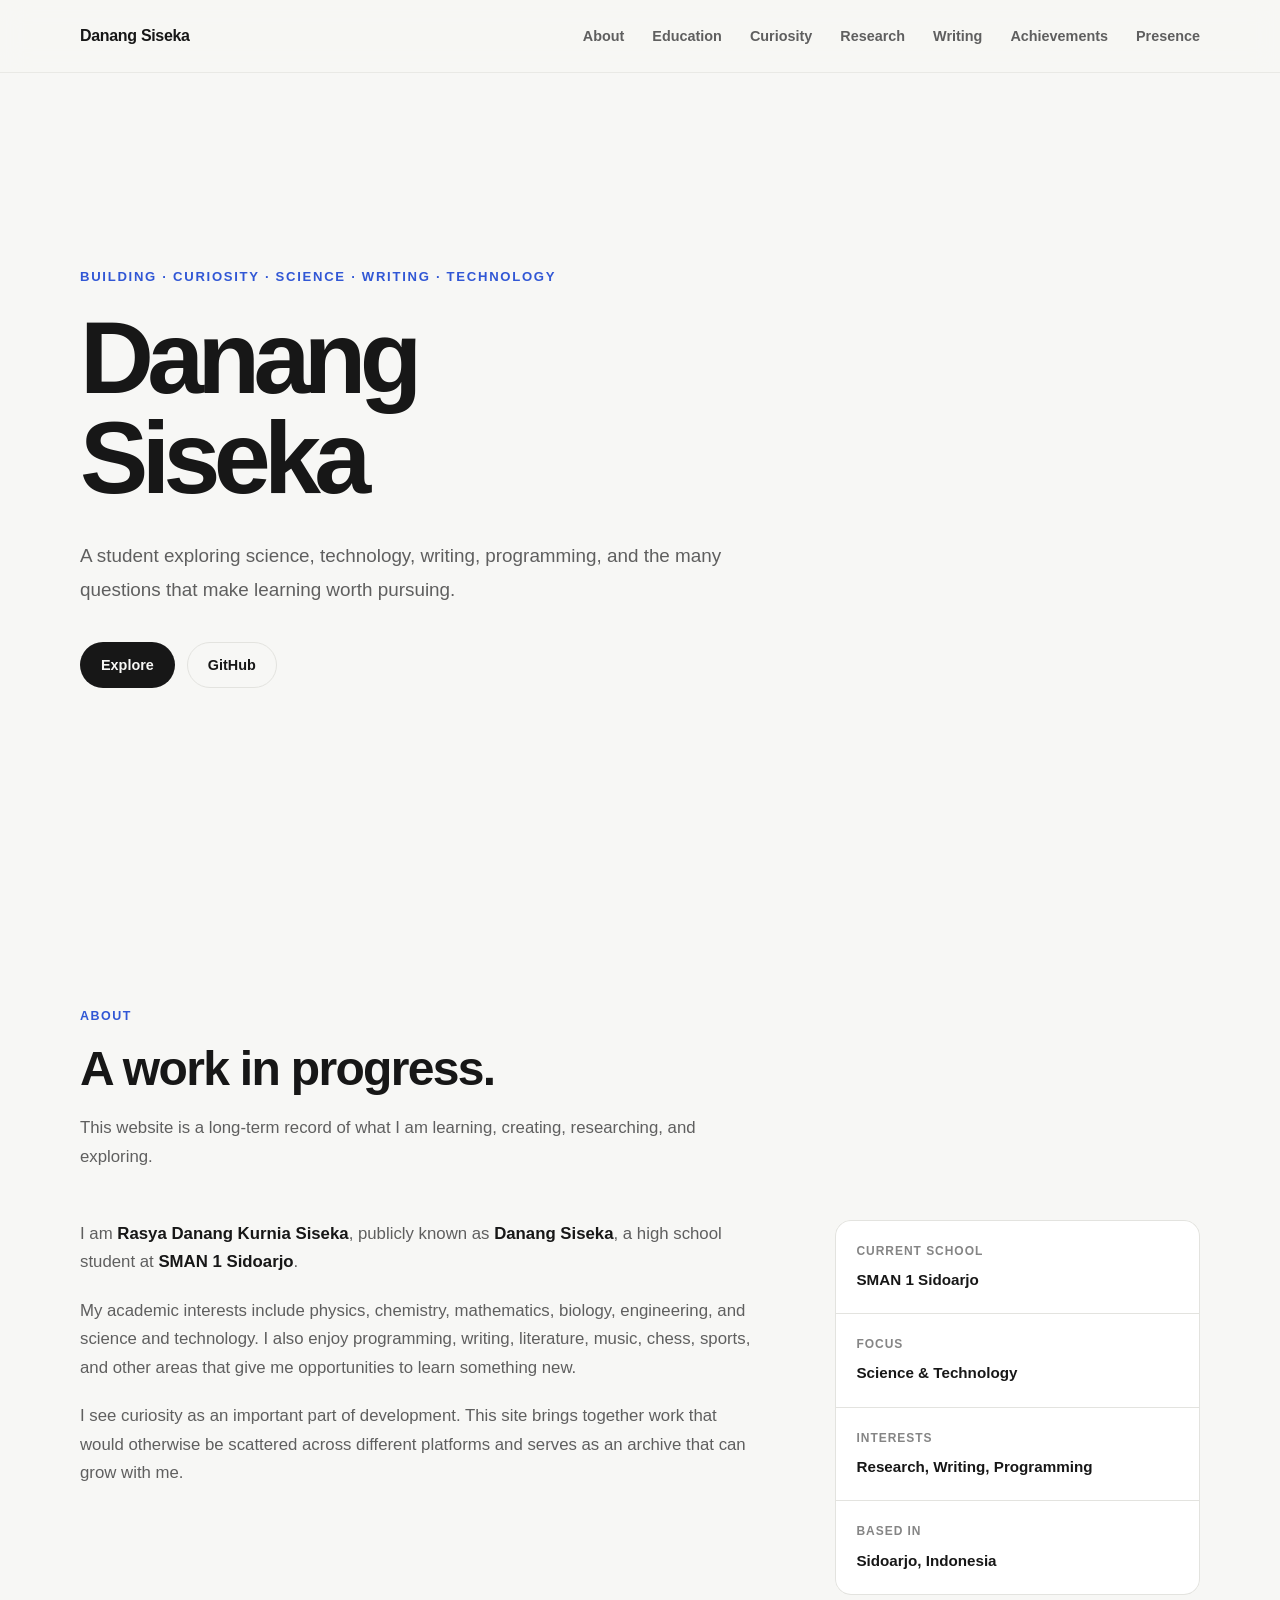
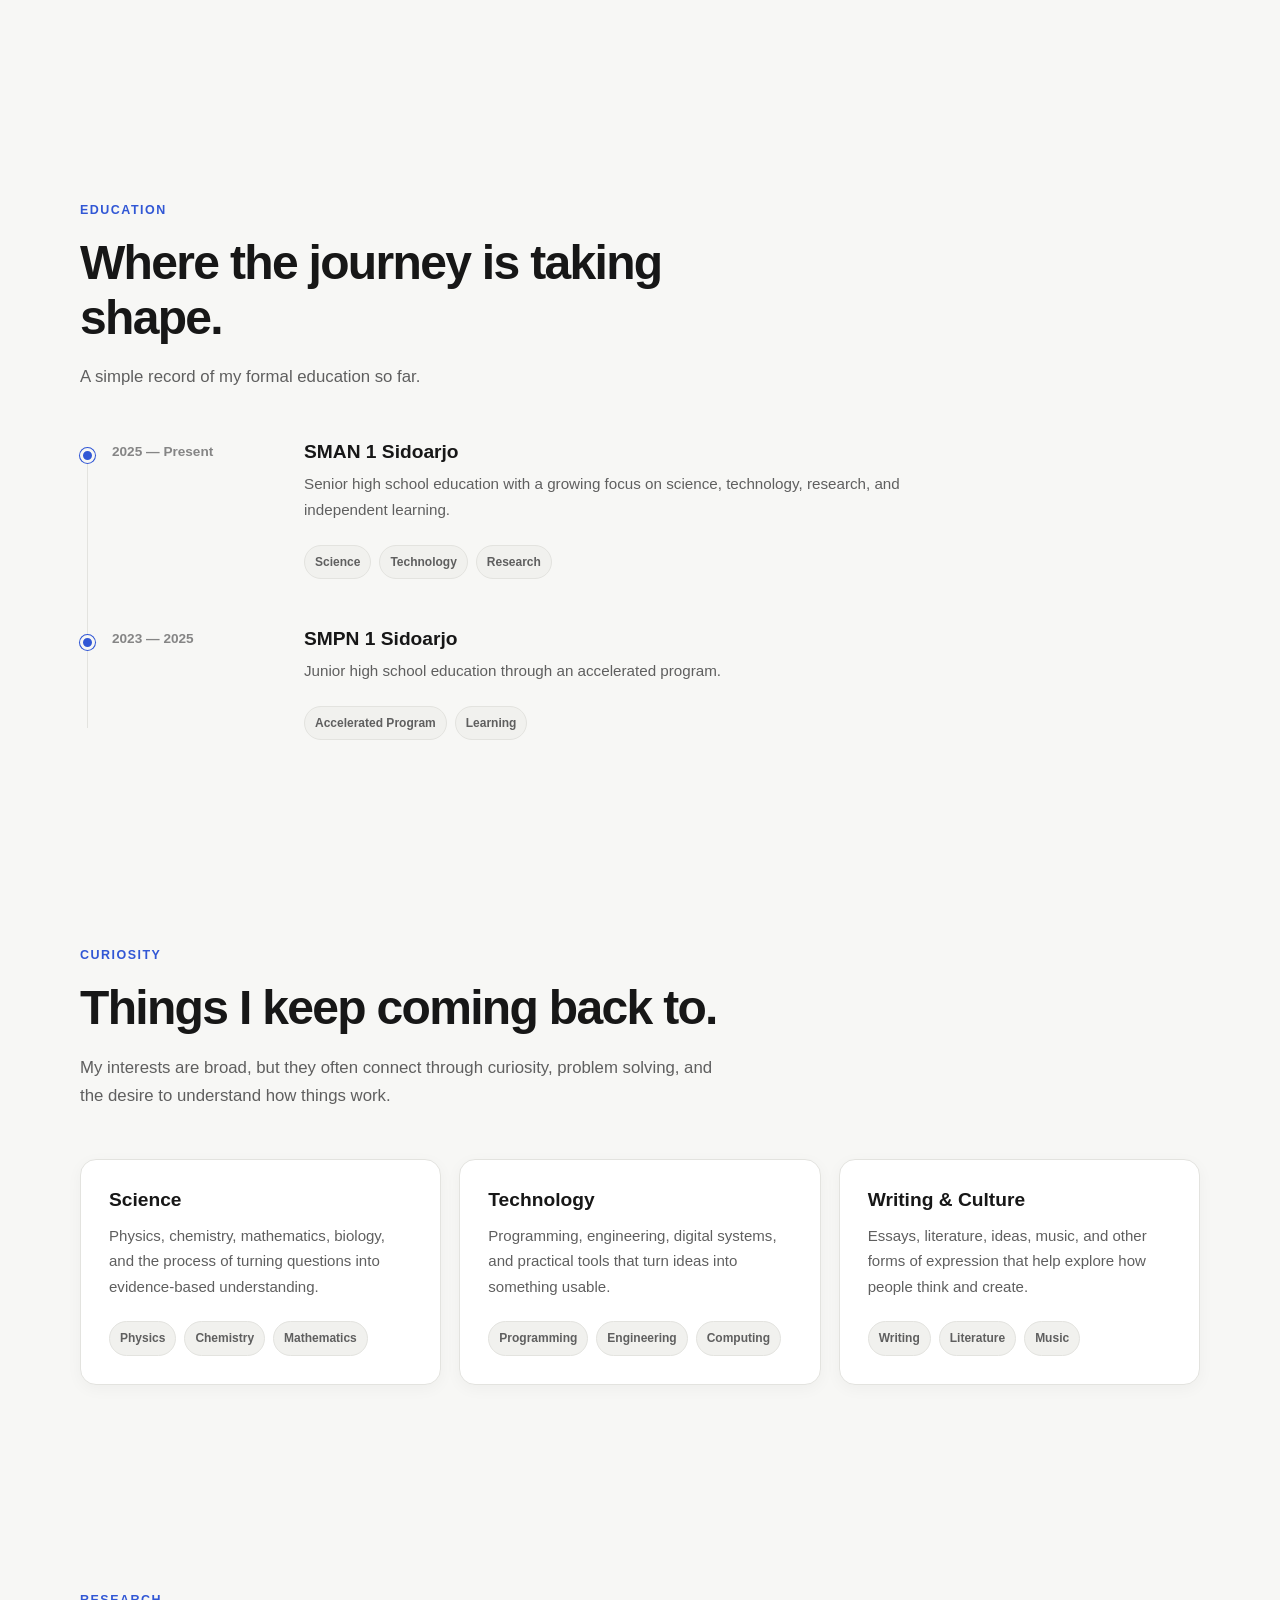
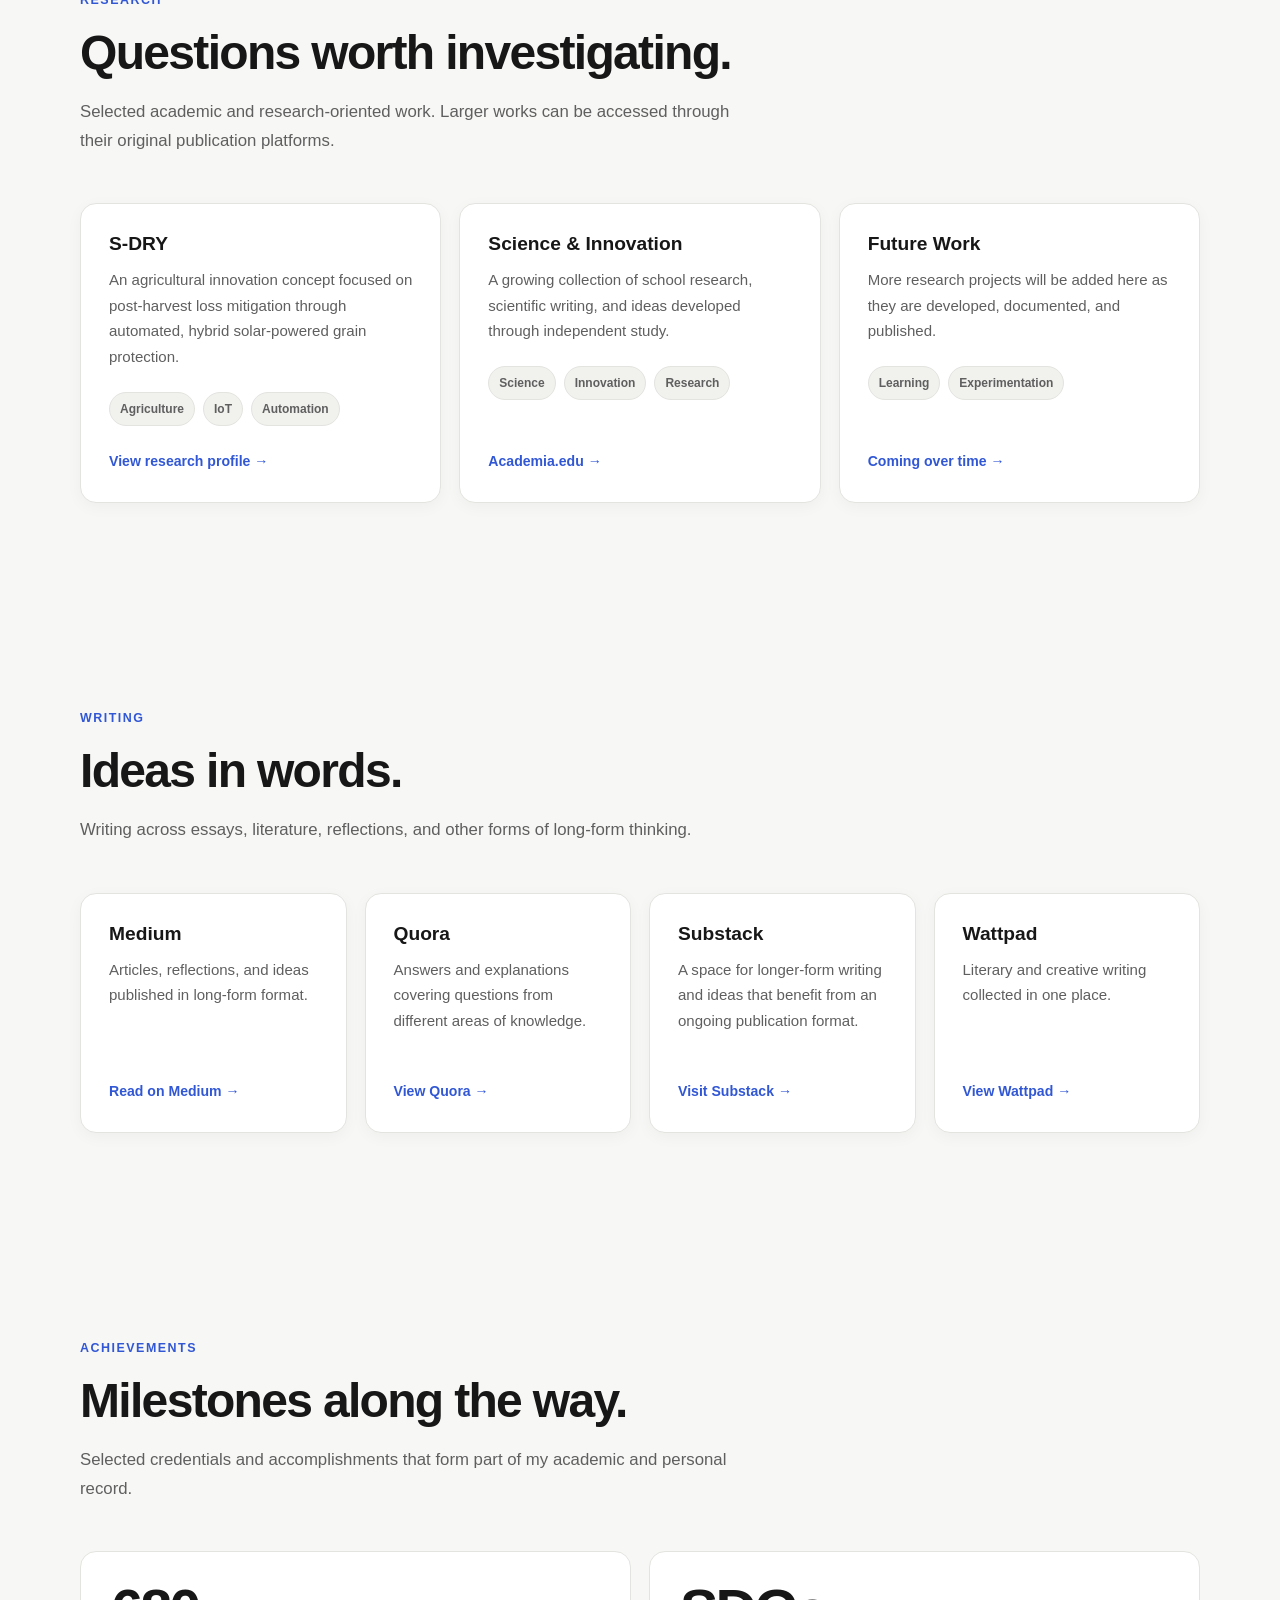
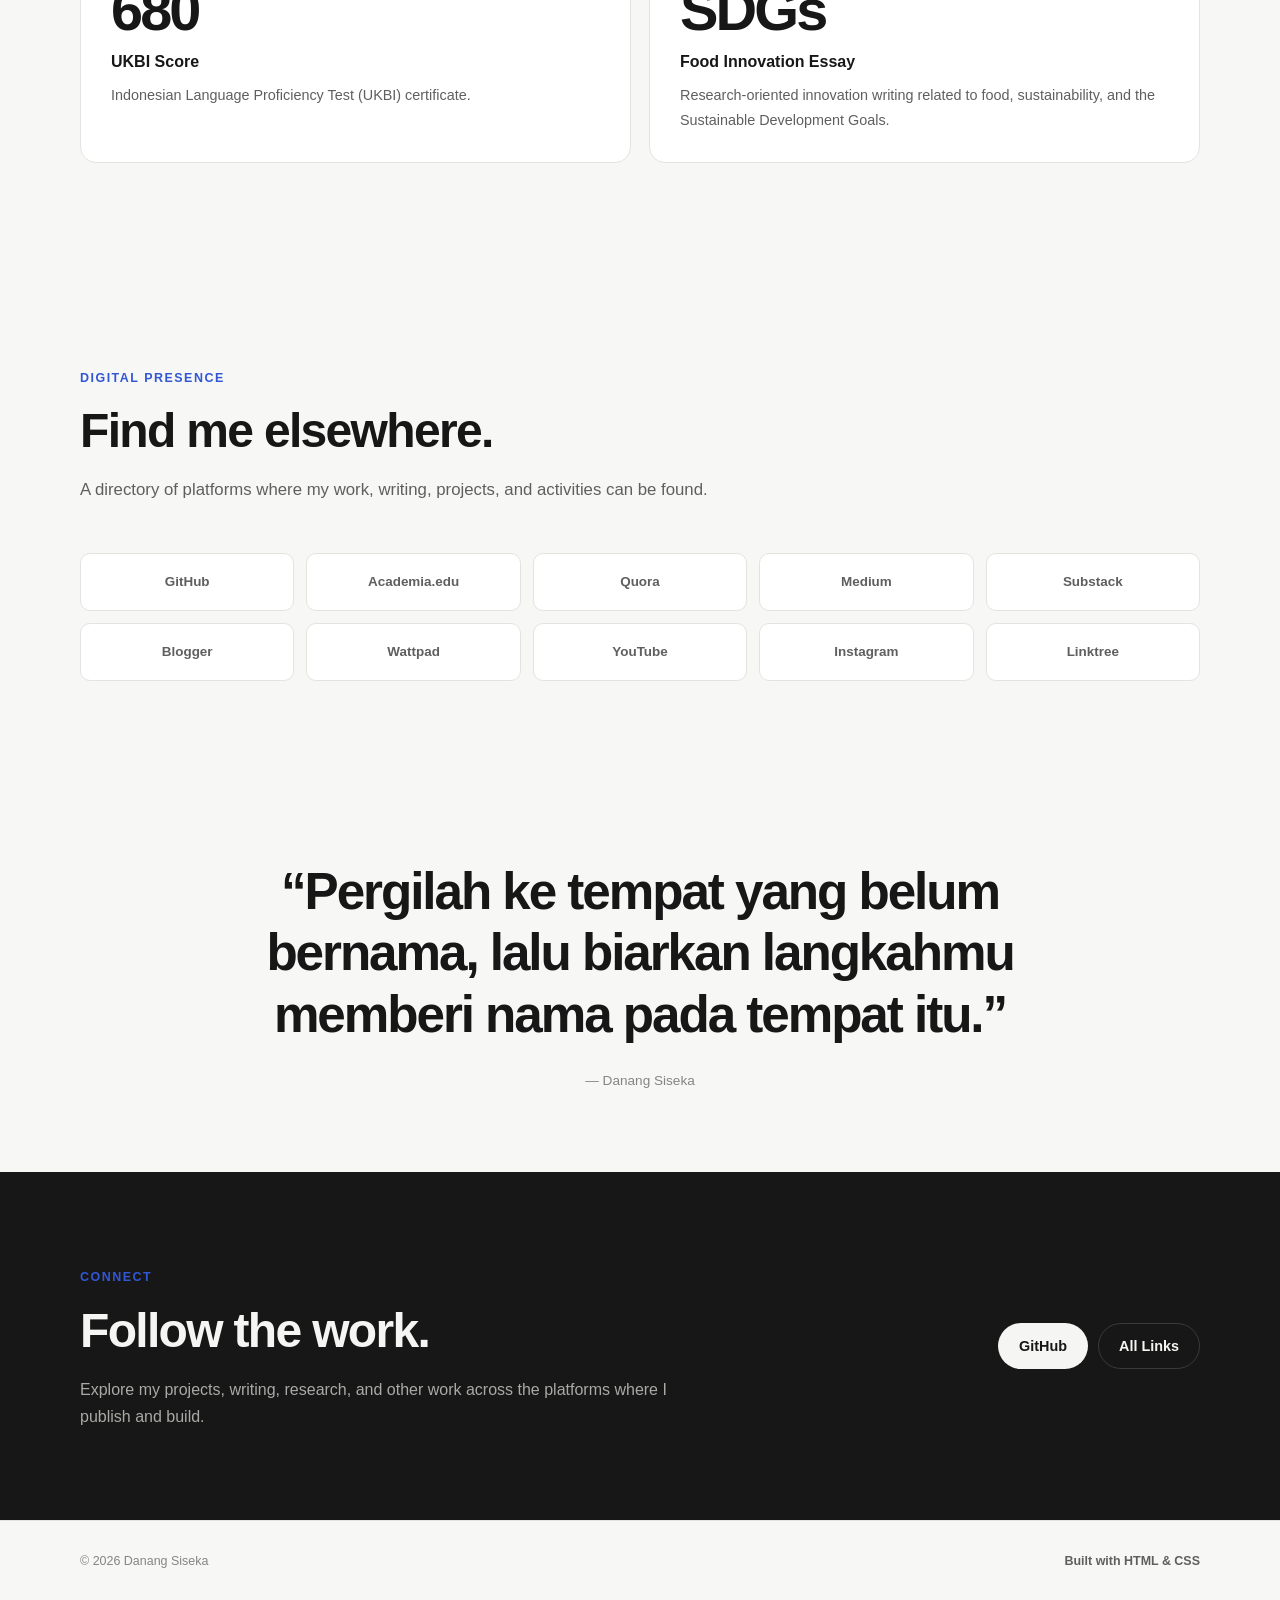
<file: index.html>
<!DOCTYPE html>
<html lang="en">
<head>
    <meta charset="UTF-8">

    <meta name="viewport" content="width=device-width, initial-scale=1.0">
    <meta name="theme-color" content="#f7f7f5">

    <title>Danang Siseka — Personal Website</title>

    <meta
        name="description"
        content="Personal website and digital portfolio of Danang Siseka — research, writing, programming, achievements, interests, and digital presence."
    >

    <meta name="author" content="Danang Siseka">
    <meta name="robots" content="index, follow">

    <link rel="canonical" href="https://danangsiseka.github.io/">

    <!-- Open Graph -->
    <meta property="og:type" content="website">
    <meta property="og:url" content="https://danangsiseka.github.io/">
    <meta property="og:title" content="Danang Siseka — Personal Website">
    <meta
        property="og:description"
        content="Personal website and digital portfolio of Danang Siseka — research, writing, programming, achievements, interests, and digital presence."
    >
    <meta property="og:site_name" content="Danang Siseka">

    <!-- Structured Data -->
    <script type="application/ld+json">
    {
        "@context": "https://schema.org",
        "@type": "Person",
        "name": "Rasya Danang Kurnia Siseka",
        "alternateName": "Danang Siseka",
        "url": "https://danangsiseka.github.io/",
        "image": "https://danangsiseka.github.io/",
        "jobTitle": "Student",
        "description": "High school student interested in science, technology, writing, programming, and learning across disciplines.",
        "affiliation": {
            "@type": "EducationalOrganization",
            "name": "SMAN 1 Sidoarjo"
        },
        "sameAs": [
            "https://github.com/danangsiseka",
            "https://www.instagram.com/danangsiseka",
            "https://www.youtube.com/@Danangsiseka",
            "https://substack.com/@danangsiseka",
            "https://id.quora.com/profile/Danang-Siseka",
            "https://independent.academia.edu/RasyaDanangKurniaSiseka",
            "https://medium.com/@danangsiseka",
            "https://danangsiseka.blogspot.com/",
            "https://www.wattpad.com/user/DanangSiseka",
            "https://linktr.ee/danangsiseka"
        ]
    }
    </script>

    <link rel="icon" href="/favicon.png" type="image/png">
    <link rel="stylesheet" href="style.css">
</head>

<body>

    <!-- =========================================================
         Header
         ========================================================= -->
    <header class="site-header">
        <div class="container header-inner">
            <a class="site-logo" href="#top" aria-label="Danang Siseka home">
                Danang Siseka
            </a>

            <nav class="site-nav" aria-label="Main navigation">
                <a href="#about">About</a>
                <a href="#education">Education</a>
                <a href="#curiosity">Curiosity</a>
                <a href="#research">Research</a>
                <a href="#writing">Writing</a>
                <a href="#achievements">Achievements</a>
                <a href="#presence">Presence</a>
            </nav>
        </div>
    </header>

    <main id="top">

        <!-- =====================================================
             Hero
             ===================================================== -->
        <section class="hero">
            <div class="container">
                <div class="hero-content">
                    <p class="hero-eyebrow">Building · Curiosity · Science · Writing · Technology</p>

                    <h1 class="hero-title">
                        Danang<br>
                        Siseka
                    </h1>

                    <p class="hero-description">
                        A student exploring science, technology, writing, programming,
                        and the many questions that make learning worth pursuing.
                    </p>

                    <div class="hero-actions">
                        <a class="button button-primary" href="#about">
                            Explore
                        </a>

                        <a
                            class="button button-secondary"
                            href="https://github.com/danangsiseka"
                            target="_blank"
                            rel="noopener noreferrer"
                        >
                            GitHub
                        </a>
                    </div>
                </div>
            </div>
        </section>

        <!-- =====================================================
             About
             ===================================================== -->
        <section id="about">
            <div class="container">

                <div class="section-header">
                    <span class="section-label">About</span>
                    <h2 class="section-title">A work in progress.</h2>
                    <p class="section-description">
                        This website is a long-term record of what I am learning,
                        creating, researching, and exploring.
                    </p>
                </div>

                <div class="about-grid">

                    <div class="about-content">
                        <p>
                            I am <strong>Rasya Danang Kurnia Siseka</strong>, publicly known
                            as <strong>Danang Siseka</strong>, a high school student at
                            <strong>SMAN 1 Sidoarjo</strong>.
                        </p>

                        <p>
                            My academic interests include physics, chemistry, mathematics,
                            biology, engineering, and science and technology. I also enjoy
                            programming, writing, literature, music, chess, sports, and
                            other areas that give me opportunities to learn something new.
                        </p>

                        <p>
                            I see curiosity as an important part of development. This site
                            brings together work that would otherwise be scattered across
                            different platforms and serves as an archive that can grow with me.
                        </p>
                    </div>

                    <div class="about-facts">
                        <div class="fact">
                            <span class="fact-label">Current school</span>
                            <span class="fact-value">SMAN 1 Sidoarjo</span>
                        </div>

                        <div class="fact">
                            <span class="fact-label">Focus</span>
                            <span class="fact-value">Science &amp; Technology</span>
                        </div>

                        <div class="fact">
                            <span class="fact-label">Interests</span>
                            <span class="fact-value">Research, Writing, Programming</span>
                        </div>

                        <div class="fact">
                            <span class="fact-label">Based in</span>
                            <span class="fact-value">Sidoarjo, Indonesia</span>
                        </div>
                    </div>

                </div>
            </div>
        </section>

        <!-- =====================================================
             Education
             ===================================================== -->
        <section id="education">
            <div class="container">

                <div class="section-header">
                    <span class="section-label">Education</span>
                    <h2 class="section-title">Where the journey is taking shape.</h2>
                    <p class="section-description">
                        A simple record of my formal education so far.
                    </p>
                </div>

                <div class="education-list">

                    <article class="education-item">
                        <div class="education-period">2025 — Present</div>

                        <div class="education-content">
                            <h3>SMAN 1 Sidoarjo</h3>
                            <p>
                                Senior high school education with a growing focus on
                                science, technology, research, and independent learning.
                            </p>

                            <div class="tags">
                                <span class="tag">Science</span>
                                <span class="tag">Technology</span>
                                <span class="tag">Research</span>
                            </div>
                        </div>
                    </article>

                    <article class="education-item">
                        <div class="education-period">2023 — 2025</div>

                        <div class="education-content">
                            <h3>SMPN 1 Sidoarjo</h3>
                            <p>
                                Junior high school education through an accelerated program.
                            </p>

                            <div class="tags">
                                <span class="tag">Accelerated Program</span>
                                <span class="tag">Learning</span>
                            </div>
                        </div>
                    </article>

                </div>
            </div>
        </section>

        <!-- =====================================================
             Curiosity
             ===================================================== -->
        <section id="curiosity">
            <div class="container">

                <div class="section-header">
                    <span class="section-label">Curiosity</span>
                    <h2 class="section-title">Things I keep coming back to.</h2>
                    <p class="section-description">
                        My interests are broad, but they often connect through curiosity,
                        problem solving, and the desire to understand how things work.
                    </p>
                </div>

                <div class="cards">

                    <article class="card">
                        <div>
                            <h3>Science</h3>
                            <p>
                                Physics, chemistry, mathematics, biology, and the process
                                of turning questions into evidence-based understanding.
                            </p>
                        </div>

                        <div class="tags">
                            <span class="tag">Physics</span>
                            <span class="tag">Chemistry</span>
                            <span class="tag">Mathematics</span>
                        </div>
                    </article>

                    <article class="card">
                        <div>
                            <h3>Technology</h3>
                            <p>
                                Programming, engineering, digital systems, and practical
                                tools that turn ideas into something usable.
                            </p>
                        </div>

                        <div class="tags">
                            <span class="tag">Programming</span>
                            <span class="tag">Engineering</span>
                            <span class="tag">Computing</span>
                        </div>
                    </article>

                    <article class="card">
                        <div>
                            <h3>Writing &amp; Culture</h3>
                            <p>
                                Essays, literature, ideas, music, and other forms of
                                expression that help explore how people think and create.
                            </p>
                        </div>

                        <div class="tags">
                            <span class="tag">Writing</span>
                            <span class="tag">Literature</span>
                            <span class="tag">Music</span>
                        </div>
                    </article>

                </div>
            </div>
        </section>

        <!-- =====================================================
             Research
             ===================================================== -->
        <section id="research">
            <div class="container">

                <div class="section-header">
                    <span class="section-label">Research</span>
                    <h2 class="section-title">Questions worth investigating.</h2>
                    <p class="section-description">
                        Selected academic and research-oriented work. Larger works can
                        be accessed through their original publication platforms.
                    </p>
                </div>

                <div class="research-grid">

                    <article class="card">
                        <div>
                            <h3>S-DRY</h3>
                            <p>
                                An agricultural innovation concept focused on post-harvest
                                loss mitigation through automated, hybrid solar-powered
                                grain protection.
                            </p>

                            <div class="tags">
                                <span class="tag">Agriculture</span>
                                <span class="tag">IoT</span>
                                <span class="tag">Automation</span>
                            </div>
                        </div>

                        <a
                            class="card-link"
                            href="https://independent.academia.edu/RasyaDanangKurniaSiseka"
                            target="_blank"
                            rel="noopener noreferrer"
                        >
                            View research profile →
                        </a>
                    </article>

                    <article class="card">
                        <div>
                            <h3>Science &amp; Innovation</h3>
                            <p>
                                A growing collection of school research, scientific
                                writing, and ideas developed through independent study.
                            </p>

                            <div class="tags">
                                <span class="tag">Science</span>
                                <span class="tag">Innovation</span>
                                <span class="tag">Research</span>
                            </div>
                        </div>

                        <a
                            class="card-link"
                            href="https://independent.academia.edu/RasyaDanangKurniaSiseka"
                            target="_blank"
                            rel="noopener noreferrer"
                        >
                            Academia.edu →
                        </a>
                    </article>

                    <article class="card">
                        <div>
                            <h3>Future Work</h3>
                            <p>
                                More research projects will be added here as they are
                                developed, documented, and published.
                            </p>

                            <div class="tags">
                                <span class="tag">Learning</span>
                                <span class="tag">Experimentation</span>
                            </div>
                        </div>

                        <span class="card-link" aria-hidden="true">
                            Coming over time →
                        </span>
                    </article>

                </div>
            </div>
        </section>

        <!-- =====================================================
             Writing
             ===================================================== -->
        <section id="writing">
            <div class="container">

                <div class="section-header">
                    <span class="section-label">Writing</span>
                    <h2 class="section-title">Ideas in words.</h2>
                    <p class="section-description">
                        Writing across essays, literature, reflections, and other forms
                        of long-form thinking.
                    </p>
                </div>

                <div class="writing-grid">

                    <article class="card">
                        <div>
                            <h3>Medium</h3>
                            <p>
                                Articles, reflections, and ideas published in long-form format.
                            </p>
                        </div>

                        <a
                            class="card-link"
                            href="https://medium.com/@danangsiseka"
                            target="_blank"
                            rel="noopener noreferrer"
                        >
                            Read on Medium →
                        </a>
                    </article>

                    <article class="card">
                        <div>
                            <h3>Quora</h3>
                            <p>
                                Answers and explanations covering questions from different
                                areas of knowledge.
                            </p>
                        </div>

                        <a
                            class="card-link"
                            href="https://id.quora.com/profile/Danang-Siseka"
                            target="_blank"
                            rel="noopener noreferrer"
                        >
                            View Quora →
                        </a>
                    </article>

                    <article class="card">
                        <div>
                            <h3>Substack</h3>
                            <p>
                                A space for longer-form writing and ideas that benefit from
                                an ongoing publication format.
                            </p>
                        </div>

                        <a
                            class="card-link"
                            href="https://substack.com/@danangsiseka"
                            target="_blank"
                            rel="noopener noreferrer"
                        >
                            Visit Substack →
                        </a>
                    </article>

                    <article class="card">
                        <div>
                            <h3>Wattpad</h3>
                            <p>
                                Literary and creative writing collected in one place.
                            </p>
                        </div>

                        <a
                            class="card-link"
                            href="https://www.wattpad.com/user/DanangSiseka"
                            target="_blank"
                            rel="noopener noreferrer"
                        >
                            View Wattpad →
                        </a>
                    </article>

                </div>
            </div>
        </section>

        <!-- =====================================================
             Achievements
             ===================================================== -->
        <section id="achievements">
            <div class="container">

                <div class="section-header">
                    <span class="section-label">Achievements</span>
                    <h2 class="section-title">Milestones along the way.</h2>
                    <p class="section-description">
                        Selected credentials and accomplishments that form part of my
                        academic and personal record.
                    </p>
                </div>

                <div class="achievements">

                    <article class="achievement">
                        <p class="achievement-value">680</p>
                        <h3 class="achievement-title">
                            UKBI Score
                        </h3>
                        <p class="achievement-description">
                            Indonesian Language Proficiency Test (UKBI) certificate.
                        </p>
                    </article>

                    <article class="achievement">
                        <p class="achievement-value">SDGs</p>
                        <h3 class="achievement-title">
                            Food Innovation Essay
                        </h3>
                        <p class="achievement-description">
                            Research-oriented innovation writing related to food,
                            sustainability, and the Sustainable Development Goals.
                        </p>
                    </article>

                </div>
            </div>
        </section>

        <!-- =====================================================
             Digital Presence
             ===================================================== -->
        <section id="presence">
            <div class="container">

                <div class="section-header">
                    <span class="section-label">Digital Presence</span>
                    <h2 class="section-title">Find me elsewhere.</h2>
                    <p class="section-description">
                        A directory of platforms where my work, writing, projects,
                        and activities can be found.
                    </p>
                </div>

                <div class="platform-grid">

                    <a
                        class="platform"
                        href="https://github.com/danangsiseka"
                        target="_blank"
                        rel="noopener noreferrer"
                    >
                        GitHub
                    </a>

                    <a
                        class="platform"
                        href="https://independent.academia.edu/RasyaDanangKurniaSiseka"
                        target="_blank"
                        rel="noopener noreferrer"
                    >
                        Academia.edu
                    </a>

                    <a
                        class="platform"
                        href="https://id.quora.com/profile/Danang-Siseka"
                        target="_blank"
                        rel="noopener noreferrer"
                    >
                        Quora
                    </a>

                    <a
                        class="platform"
                        href="https://medium.com/@danangsiseka"
                        target="_blank"
                        rel="noopener noreferrer"
                    >
                        Medium
                    </a>

                    <a
                        class="platform"
                        href="https://substack.com/@danangsiseka"
                        target="_blank"
                        rel="noopener noreferrer"
                    >
                        Substack
                    </a>

                    <a
                        class="platform"
                        href="https://danangsiseka.blogspot.com/"
                        target="_blank"
                        rel="noopener noreferrer"
                    >
                        Blogger
                    </a>

                    <a
                        class="platform"
                        href="https://www.wattpad.com/user/DanangSiseka"
                        target="_blank"
                        rel="noopener noreferrer"
                    >
                        Wattpad
                    </a>

                    <a
                        class="platform"
                        href="https://www.youtube.com/@Danangsiseka"
                        target="_blank"
                        rel="noopener noreferrer"
                    >
                        YouTube
                    </a>

                    <a
                        class="platform"
                        href="https://www.instagram.com/danangsiseka"
                        target="_blank"
                        rel="noopener noreferrer"
                    >
                        Instagram
                    </a>

                    <a
                        class="platform"
                        href="https://linktr.ee/danangsiseka"
                        target="_blank"
                        rel="noopener noreferrer"
                    >
                        Linktree
                    </a>

                </div>
            </div>
        </section>

        <!-- =====================================================
             Quote
             ===================================================== -->
        <section class="quote-section">
            <div class="container">

                <blockquote class="quote">
                    <p>
                        “Pergilah ke tempat yang belum bernama, lalu biarkan langkahmu
                        memberi nama pada tempat itu.”
                    </p>

                    <cite>— Danang Siseka</cite>
                </blockquote>

            </div>
        </section>

        <!-- =====================================================
             Connect
             ===================================================== -->
        <section class="connect-section">
            <div class="container">

                <div class="connect-grid">

                    <div>
                        <span class="section-label">Connect</span>

                        <h2 class="section-title">
                            Follow the work.
                        </h2>

                        <p>
                            Explore my projects, writing, research, and other work
                            across the platforms where I publish and build.
                        </p>
                    </div>

                    <div class="connect-actions">
                        <a
                            class="button button-primary"
                            href="https://github.com/danangsiseka"
                            target="_blank"
                            rel="noopener noreferrer"
                        >
                            GitHub
                        </a>

                        <a
                            class="button button-secondary"
                            href="https://linktr.ee/danangsiseka"
                            target="_blank"
                            rel="noopener noreferrer"
                        >
                            All Links
                        </a>
                    </div>

                </div>
            </div>
        </section>

    </main>

    <!-- =========================================================
         Footer
         ========================================================= -->
    <footer class="site-footer">
        <div class="container footer-inner">

            <p class="footer-text">
                © 2026 Danang Siseka
            </p>

            <a
                class="footer-link"
                href="https://github.com/danangsiseka"
                target="_blank"
                rel="noopener noreferrer"
            >
                Built with HTML &amp; CSS
            </a>

        </div>
    </footer>

</body>
</html>
</file>
<file: style.css>
/* ============================================================
   Danang Siseka — Personal Website
   style.css
   ============================================================ */


/* ------------------------------------------------------------
   1. Design Tokens
   ------------------------------------------------------------ */

:root {
    --bg: #f7f7f5;
    --surface: #ffffff;
    --surface-soft: #f1f1ee;

    --text: #171717;
    --text-soft: #5f5f5f;
    --text-muted: #858585;

    --border: #e3e3df;
    --accent: #3157d5;
    --accent-hover: #2445b4;

    --dark: #171717;
    --dark-soft: #222222;
    --dark-text: #f5f5f3;
    --dark-muted: #a9a9a5;

    --max-width: 1120px;

    --radius-sm: 10px;
    --radius-md: 16px;
    --radius-lg: 24px;

    --shadow-sm: 0 4px 16px rgba(0, 0, 0, 0.04);
    --shadow-md: 0 12px 32px rgba(0, 0, 0, 0.07);

    --transition: 180ms ease;
}


/* ------------------------------------------------------------
   2. Dark Mode
   ------------------------------------------------------------ */

@media (prefers-color-scheme: dark) {
    :root {
        --bg: #111111;
        --surface: #181818;
        --surface-soft: #222222;

        --text: #f2f2ef;
        --text-soft: #b8b8b4;
        --text-muted: #888884;

        --border: #2c2c2c;
        --accent: #7290ff;
        --accent-hover: #8ca4ff;

        --dark: #f2f2ef;
        --dark-soft: #e7e7e3;
        --dark-text: #111111;
        --dark-muted: #666662;

        --shadow-sm: 0 4px 18px rgba(0, 0, 0, 0.18);
        --shadow-md: 0 16px 40px rgba(0, 0, 0, 0.28);
    }
}


/* ------------------------------------------------------------
   3. Reset
   ------------------------------------------------------------ */

*,
*::before,
*::after {
    box-sizing: border-box;
}

html {
    scroll-behavior: smooth;
}

body {
    margin: 0;
    background: var(--bg);
    color: var(--text);

    font-family:
        Inter,
        -apple-system,
        BlinkMacSystemFont,
        "Segoe UI",
        Roboto,
        Helvetica,
        Arial,
        sans-serif;

    line-height: 1.7;
    -webkit-font-smoothing: antialiased;
    text-rendering: optimizeLegibility;
}

img {
    max-width: 100%;
    display: block;
}

a {
    color: inherit;
    text-decoration: none;
}

button,
a {
    -webkit-tap-highlight-color: transparent;
}

::selection {
    background: var(--text);
    color: var(--bg);
}


/* ------------------------------------------------------------
   4. Global Layout
   ------------------------------------------------------------ */

.container {
    width: min(100% - 40px, var(--max-width));
    margin-inline: auto;
}

section {
    padding: 100px 0;
}

.section-header {
    max-width: 700px;
    margin-bottom: 48px;
}

.section-label {
    display: inline-block;

    margin-bottom: 14px;

    color: var(--accent);

    font-size: 0.78rem;
    font-weight: 700;
    letter-spacing: 0.12em;
    text-transform: uppercase;
}

.section-title {
    margin: 0;

    font-size: clamp(2rem, 4vw, 3rem);
    line-height: 1.15;
    letter-spacing: -0.035em;
}

.section-description {
    margin-top: 18px;
    margin-bottom: 0;

    max-width: 650px;

    color: var(--text-soft);
    font-size: 1.05rem;
}


/* ------------------------------------------------------------
   5. Header
   ------------------------------------------------------------ */

.site-header {
    position: sticky;
    top: 0;
    z-index: 100;

    border-bottom: 1px solid color-mix(
        in srgb,
        var(--border) 70%,
        transparent
    );

    background: color-mix(
        in srgb,
        var(--bg) 82%,
        transparent
    );

    backdrop-filter: blur(14px);
    -webkit-backdrop-filter: blur(14px);
}

.header-inner {
    min-height: 72px;

    display: flex;
    align-items: center;
    justify-content: space-between;
    gap: 32px;
}

.site-logo {
    font-size: 1rem;
    font-weight: 750;
    letter-spacing: -0.02em;
}

.site-nav {
    display: flex;
    align-items: center;
    gap: 28px;
}

.site-nav a {
    position: relative;

    color: var(--text-soft);

    font-size: 0.9rem;
    font-weight: 550;

    transition:
        color var(--transition);
}

.site-nav a::after {
    content: "";

    position: absolute;
    left: 0;
    bottom: -7px;

    width: 100%;
    height: 1px;

    background: var(--text);

    transform: scaleX(0);
    transform-origin: right;

    transition: transform var(--transition);
}

.site-nav a:hover {
    color: var(--text);
}

.site-nav a:hover::after {
    transform: scaleX(1);
    transform-origin: left;
}


/* ------------------------------------------------------------
   6. Hero
   ------------------------------------------------------------ */

.hero {
    min-height: calc(100vh - 72px);

    display: flex;
    align-items: center;

    padding-top: 80px;
    padding-bottom: 100px;
}

.hero-content {
    max-width: 900px;
}

.hero-eyebrow {
    margin: 0 0 20px;

    color: var(--accent);

    font-size: 0.82rem;
    font-weight: 700;
    letter-spacing: 0.13em;
    text-transform: uppercase;
}

.hero-title {
    margin: 0;

    max-width: 900px;

    font-size: clamp(3.2rem, 8vw, 7rem);
    line-height: 0.98;
    letter-spacing: -0.065em;
    font-weight: 750;
}

.hero-description {
    max-width: 680px;

    margin: 30px 0 0;

    color: var(--text-soft);

    font-size: clamp(1rem, 1.8vw, 1.18rem);
    line-height: 1.8;
}

.hero-actions {
    display: flex;
    flex-wrap: wrap;
    gap: 12px;

    margin-top: 36px;
}


/* ------------------------------------------------------------
   7. Buttons
   ------------------------------------------------------------ */

.button {
    display: inline-flex;
    align-items: center;
    justify-content: center;

    min-height: 46px;
    padding: 0 20px;

    border: 1px solid transparent;
    border-radius: 999px;

    font-size: 0.9rem;
    font-weight: 650;

    transition:
        transform var(--transition),
        background var(--transition),
        color var(--transition),
        border-color var(--transition);
}

.button:hover {
    transform: translateY(-2px);
}

.button-primary {
    background: var(--text);
    color: var(--bg);
}

.button-primary:hover {
    background: var(--accent);
    color: #ffffff;
}

.button-secondary {
    border-color: var(--border);
    background: transparent;
    color: var(--text);
}

.button-secondary:hover {
    border-color: var(--text);
    background: var(--surface);
}


/* ------------------------------------------------------------
   8. About
   ------------------------------------------------------------ */

.about-grid {
    display: grid;
    grid-template-columns: minmax(0, 1.5fr) minmax(280px, 0.8fr);
    gap: 72px;

    align-items: start;
}

.about-content p {
    margin: 0 0 20px;

    color: var(--text-soft);
    font-size: 1.05rem;
}

.about-content p:last-child {
    margin-bottom: 0;
}

.about-content strong {
    color: var(--text);
}

.about-facts {
    display: grid;
    gap: 1px;

    overflow: hidden;

    border: 1px solid var(--border);
    border-radius: var(--radius-md);

    background: var(--border);
}

.fact {
    padding: 20px;

    background: var(--surface);
}

.fact-label {
    display: block;

    margin-bottom: 5px;

    color: var(--text-muted);

    font-size: 0.75rem;
    font-weight: 700;
    letter-spacing: 0.08em;
    text-transform: uppercase;
}

.fact-value {
    color: var(--text);

    font-size: 0.95rem;
    font-weight: 600;
}


/* ------------------------------------------------------------
   9. Education
   ------------------------------------------------------------ */

.education-list {
    position: relative;

    display: grid;
    gap: 0;

    max-width: 850px;

    margin-top: 20px;
}

.education-list::before {
    content: "";

    position: absolute;
    left: 7px;
    top: 12px;
    bottom: 12px;

    width: 1px;

    background: var(--border);
}

.education-item {
    position: relative;

    display: grid;
    grid-template-columns: 160px minmax(0, 1fr);

    gap: 32px;

    padding: 0 0 48px 32px;
}

.education-item:last-child {
    padding-bottom: 0;
}

.education-item::before {
    content: "";

    position: absolute;
    left: 0;
    top: 8px;

    width: 15px;
    height: 15px;

    border: 3px solid var(--bg);
    border-radius: 50%;

    background: var(--accent);

    box-shadow: 0 0 0 1px var(--accent);
}

.education-period {
    color: var(--text-muted);

    font-size: 0.85rem;
    font-weight: 650;
}

.education-content h3 {
    margin: 0 0 6px;

    font-size: 1.2rem;
    line-height: 1.3;
}

.education-content p {
    margin: 0;

    color: var(--text-soft);
    font-size: 0.95rem;
}


/* ------------------------------------------------------------
   10. Cards
   ------------------------------------------------------------ */

.cards {
    display: grid;
    grid-template-columns: repeat(3, minmax(0, 1fr));
    gap: 18px;
}

.card {
    min-height: 220px;

    display: flex;
    flex-direction: column;
    justify-content: space-between;

    padding: 28px;

    border: 1px solid var(--border);
    border-radius: var(--radius-md);

    background: var(--surface);

    box-shadow: var(--shadow-sm);

    transition:
        transform var(--transition),
        box-shadow var(--transition),
        border-color var(--transition);
}

.card:hover {
    transform: translateY(-5px);

    border-color: color-mix(
        in srgb,
        var(--accent) 35%,
        var(--border)
    );

    box-shadow: var(--shadow-md);
}

.card h3 {
    margin: 0 0 10px;

    font-size: 1.2rem;
    line-height: 1.3;
}

.card p {
    margin: 0;

    color: var(--text-soft);
    font-size: 0.94rem;
}

.card-link {
    display: inline-flex;
    align-items: center;

    margin-top: 24px;

    color: var(--accent);

    font-size: 0.88rem;
    font-weight: 700;

    transition:
        gap var(--transition),
        color var(--transition);
}

.card-link:hover {
    color: var(--accent-hover);
}


/* ------------------------------------------------------------
   11. Tags
   ------------------------------------------------------------ */

.tags {
    display: flex;
    flex-wrap: wrap;
    gap: 8px;

    margin-top: 22px;
}

.tag {
    display: inline-flex;
    align-items: center;

    padding: 6px 10px;

    border: 1px solid var(--border);
    border-radius: 999px;

    background: var(--surface-soft);

    color: var(--text-soft);

    font-size: 0.75rem;
    font-weight: 600;
}


/* ------------------------------------------------------------
   12. Research
   ------------------------------------------------------------ */

.research-grid {
    display: grid;
    grid-template-columns: repeat(3, minmax(0, 1fr));
    gap: 18px;
}


/* ------------------------------------------------------------
   13. Writing
   ------------------------------------------------------------ */

.writing-grid {
    display: grid;
    grid-template-columns: repeat(4, minmax(0, 1fr));
    gap: 18px;
}

.writing-grid .card {
    min-height: 240px;
}


/* ------------------------------------------------------------
   14. Achievements
   ------------------------------------------------------------ */

.achievements {
    display: grid;
    grid-template-columns: repeat(2, minmax(0, 1fr));
    gap: 18px;
}

.achievement {
    padding: 30px;

    border: 1px solid var(--border);
    border-radius: var(--radius-md);

    background: var(--surface);
}

.achievement-value {
    margin: 0 0 8px;

    font-size: clamp(2.2rem, 5vw, 3.6rem);
    line-height: 1;
    letter-spacing: -0.05em;
    font-weight: 750;
}

.achievement-title {
    margin: 0;

    font-size: 1rem;
    font-weight: 700;
}

.achievement-description {
    margin: 8px 0 0;

    color: var(--text-soft);
    font-size: 0.9rem;
}


/* ------------------------------------------------------------
   15. Digital Presence
   ------------------------------------------------------------ */

.platform-grid {
    display: grid;
    grid-template-columns: repeat(5, minmax(0, 1fr));
    gap: 12px;
}

.platform {
    display: flex;
    align-items: center;
    justify-content: center;

    min-height: 58px;
    padding: 12px;

    border: 1px solid var(--border);
    border-radius: var(--radius-sm);

    background: var(--surface);

    color: var(--text-soft);

    font-size: 0.84rem;
    font-weight: 650;
    text-align: center;

    transition:
        transform var(--transition),
        background var(--transition),
        color var(--transition),
        border-color var(--transition);
}

.platform:hover {
    transform: translateY(-3px);

    border-color: var(--text);
    background: var(--text);
    color: var(--bg);
}


/* ------------------------------------------------------------
   16. Quote
   ------------------------------------------------------------ */

.quote-section {
    padding-top: 80px;
    padding-bottom: 80px;
}

.quote {
    max-width: 900px;

    margin: 0 auto;

    text-align: center;
}

.quote p {
    margin: 0;

    font-size: clamp(1.8rem, 4vw, 3.4rem);
    line-height: 1.2;
    letter-spacing: -0.04em;
    font-weight: 650;
}

.quote cite {
    display: block;

    margin-top: 24px;

    color: var(--text-muted);

    font-size: 0.85rem;
    font-style: normal;
}


/* ------------------------------------------------------------
   17. Connect
   ------------------------------------------------------------ */

.connect-section {
    padding: 90px 0;

    background: var(--dark);
    color: var(--dark-text);
}

.connect-grid {
    display: grid;
    grid-template-columns: minmax(0, 1fr) auto;

    align-items: center;

    gap: 40px;
}

.connect-section .section-label {
    color: var(--accent);
}

.connect-section .section-title {
    color: var(--dark-text);
}

.connect-section p {
    max-width: 600px;

    margin: 18px 0 0;

    color: var(--dark-muted);
}

.connect-actions {
    display: flex;
    flex-wrap: wrap;
    gap: 10px;
}

.connect-section .button-primary {
    background: var(--dark-text);
    color: var(--dark);
}

.connect-section .button-primary:hover {
    background: var(--accent);
    color: #ffffff;
}

.connect-section .button-secondary {
    border-color: #3a3a3a;
    color: var(--dark-text);
}

.connect-section .button-secondary:hover {
    border-color: var(--dark-text);
    background: transparent;
}


/* ------------------------------------------------------------
   18. Footer
   ------------------------------------------------------------ */

.site-footer {
    padding: 30px 0;

    border-top: 1px solid var(--border);

    background: var(--bg);
}

.footer-inner {
    display: flex;
    align-items: center;
    justify-content: space-between;
    gap: 20px;
}

.footer-text {
    margin: 0;

    color: var(--text-muted);

    font-size: 0.78rem;
}

.footer-link {
    color: var(--text-soft);

    font-size: 0.78rem;
    font-weight: 600;

    transition: color var(--transition);
}

.footer-link:hover {
    color: var(--text);
}


/* ------------------------------------------------------------
   19. Tablet
   ------------------------------------------------------------ */

@media (max-width: 960px) {

    section {
        padding: 80px 0;
    }

    .hero {
        min-height: auto;
        padding-top: 90px;
        padding-bottom: 100px;
    }

    .about-grid {
        grid-template-columns: 1fr;
        gap: 40px;
    }

    .cards {
        grid-template-columns: repeat(2, minmax(0, 1fr));
    }

    .cards .card:last-child {
        grid-column: 1 / -1;
    }

    .research-grid {
        grid-template-columns: repeat(2, minmax(0, 1fr));
    }

    .writing-grid {
        grid-template-columns: repeat(2, minmax(0, 1fr));
    }

    .platform-grid {
        grid-template-columns: repeat(3, minmax(0, 1fr));
    }

    .connect-grid {
        grid-template-columns: 1fr;
    }

    .connect-actions {
        justify-content: flex-start;
    }
}


/* ------------------------------------------------------------
   20. Mobile
   ------------------------------------------------------------ */

@media (max-width: 680px) {

    .container {
        width: min(100% - 28px, var(--max-width));
    }

    section {
        padding: 68px 0;
    }

    .site-header {
        position: relative;
    }

    .header-inner {
        min-height: 64px;
    }

    .site-nav {
        display: none;
    }

    .hero {
        padding-top: 70px;
        padding-bottom: 80px;
    }

    .hero-title {
        font-size: clamp(3rem, 16vw, 5rem);
    }

    .hero-description {
        font-size: 0.98rem;
    }

    .hero-actions {
        flex-direction: column;
        align-items: stretch;
    }

    .button {
        width: 100%;
    }

    .section-header {
        margin-bottom: 34px;
    }

    .section-title {
        font-size: 2rem;
    }

    .section-description {
        font-size: 0.95rem;
    }

    .cards,
    .research-grid,
    .writing-grid,
    .achievements {
        grid-template-columns: 1fr;
    }

    .cards .card:last-child {
        grid-column: auto;
    }

    .card,
    .writing-grid .card {
        min-height: auto;
    }

    .education-item {
        grid-template-columns: 1fr;
        gap: 6px;

        padding-bottom: 38px;
    }

    .education-period {
        font-size: 0.8rem;
    }

    .education-content h3 {
        font-size: 1.1rem;
    }

    .platform-grid {
        grid-template-columns: repeat(2, minmax(0, 1fr));
    }

    .quote-section {
        padding-top: 60px;
        padding-bottom: 60px;
    }

    .quote p {
        font-size: 1.75rem;
    }

    .connect-section {
        padding: 70px 0;
    }

    .connect-actions {
        flex-direction: column;
        align-items: stretch;
    }

    .footer-inner {
        flex-direction: column;
        align-items: flex-start;
    }
}


/* ------------------------------------------------------------
   21. Reduced Motion
   ------------------------------------------------------------ */

@media (prefers-reduced-motion: reduce) {

    html {
        scroll-behavior: auto;
    }

    *,
    *::before,
    *::after {
        transition-duration: 0.01ms !important;
        animation-duration: 0.01ms !important;
        animation-iteration-count: 1 !important;
    }
}
</file>
